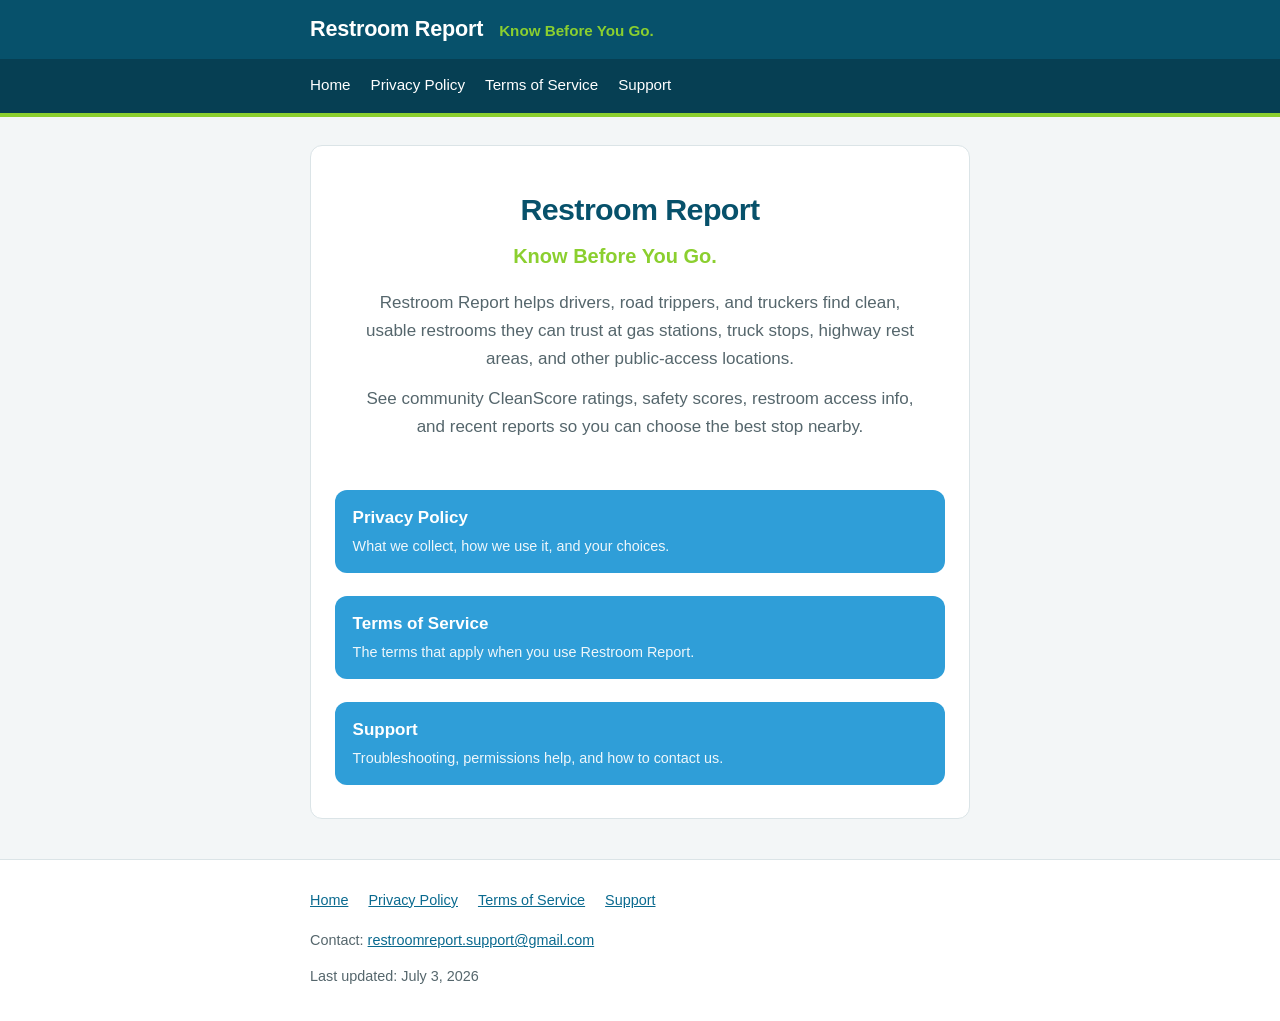
<file: index.html>
<!-- Served at: https://truesolutionsllc.github.io/RestroomReport-Site/ -->
<!DOCTYPE html>
<html lang="en">
<head>
  <meta charset="utf-8">
  <meta name="viewport" content="width=device-width, initial-scale=1">
  <title>Restroom Report — Know Before You Go.</title>
  <meta name="description" content="Restroom Report helps travelers find clean, usable restrooms at gas stations, truck stops, rest areas, and other public-access locations using community ratings.">
  <link rel="stylesheet" href="styles.css">
</head>
<body>
  <header class="site-header">
    <div class="header-inner">
      <h1 class="brand"><a href="index.html">Restroom Report</a></h1>
      <p class="tagline">Know Before You Go.</p>
    </div>
    <nav class="site-nav" aria-label="Primary">
      <ul>
        <li><a href="index.html">Home</a></li>
        <li><a href="privacy.html">Privacy Policy</a></li>
        <li><a href="terms.html">Terms of Service</a></li>
        <li><a href="support.html">Support</a></li>
      </ul>
    </nav>
  </header>

  <main>
    <div class="content">
      <section class="hero">
        <h1>Restroom Report</h1>
        <p class="hero-tagline">Know Before You Go.</p>
        <p>
          Restroom Report helps drivers, road trippers, and truckers find clean,
          usable restrooms they can trust at gas stations, truck stops, highway
          rest areas, and other public-access locations.
        </p>
        <p>
          See community CleanScore ratings, safety scores, restroom access info,
          and recent reports so you can choose the best stop nearby.
        </p>
      </section>

      <section aria-label="Legal and support pages">
        <ul class="card-links">
          <li>
            <a href="privacy.html">
              Privacy Policy
              <span class="card-desc">What we collect, how we use it, and your choices.</span>
            </a>
          </li>
          <li>
            <a href="terms.html">
              Terms of Service
              <span class="card-desc">The terms that apply when you use Restroom Report.</span>
            </a>
          </li>
          <li>
            <a href="support.html">
              Support
              <span class="card-desc">Troubleshooting, permissions help, and how to contact us.</span>
            </a>
          </li>
        </ul>
      </section>
    </div>
  </main>

  <footer class="site-footer">
    <div class="footer-inner">
      <nav aria-label="Footer">
        <ul>
          <li><a href="index.html">Home</a></li>
          <li><a href="privacy.html">Privacy Policy</a></li>
          <li><a href="terms.html">Terms of Service</a></li>
          <li><a href="support.html">Support</a></li>
        </ul>
      </nav>
      <p>Contact: <a href="mailto:restroomreport.support@gmail.com">restroomreport.support@gmail.com</a></p>
      <p class="updated">Last updated: July 3, 2026</p>
    </div>
  </footer>
</body>
</html>
</file>
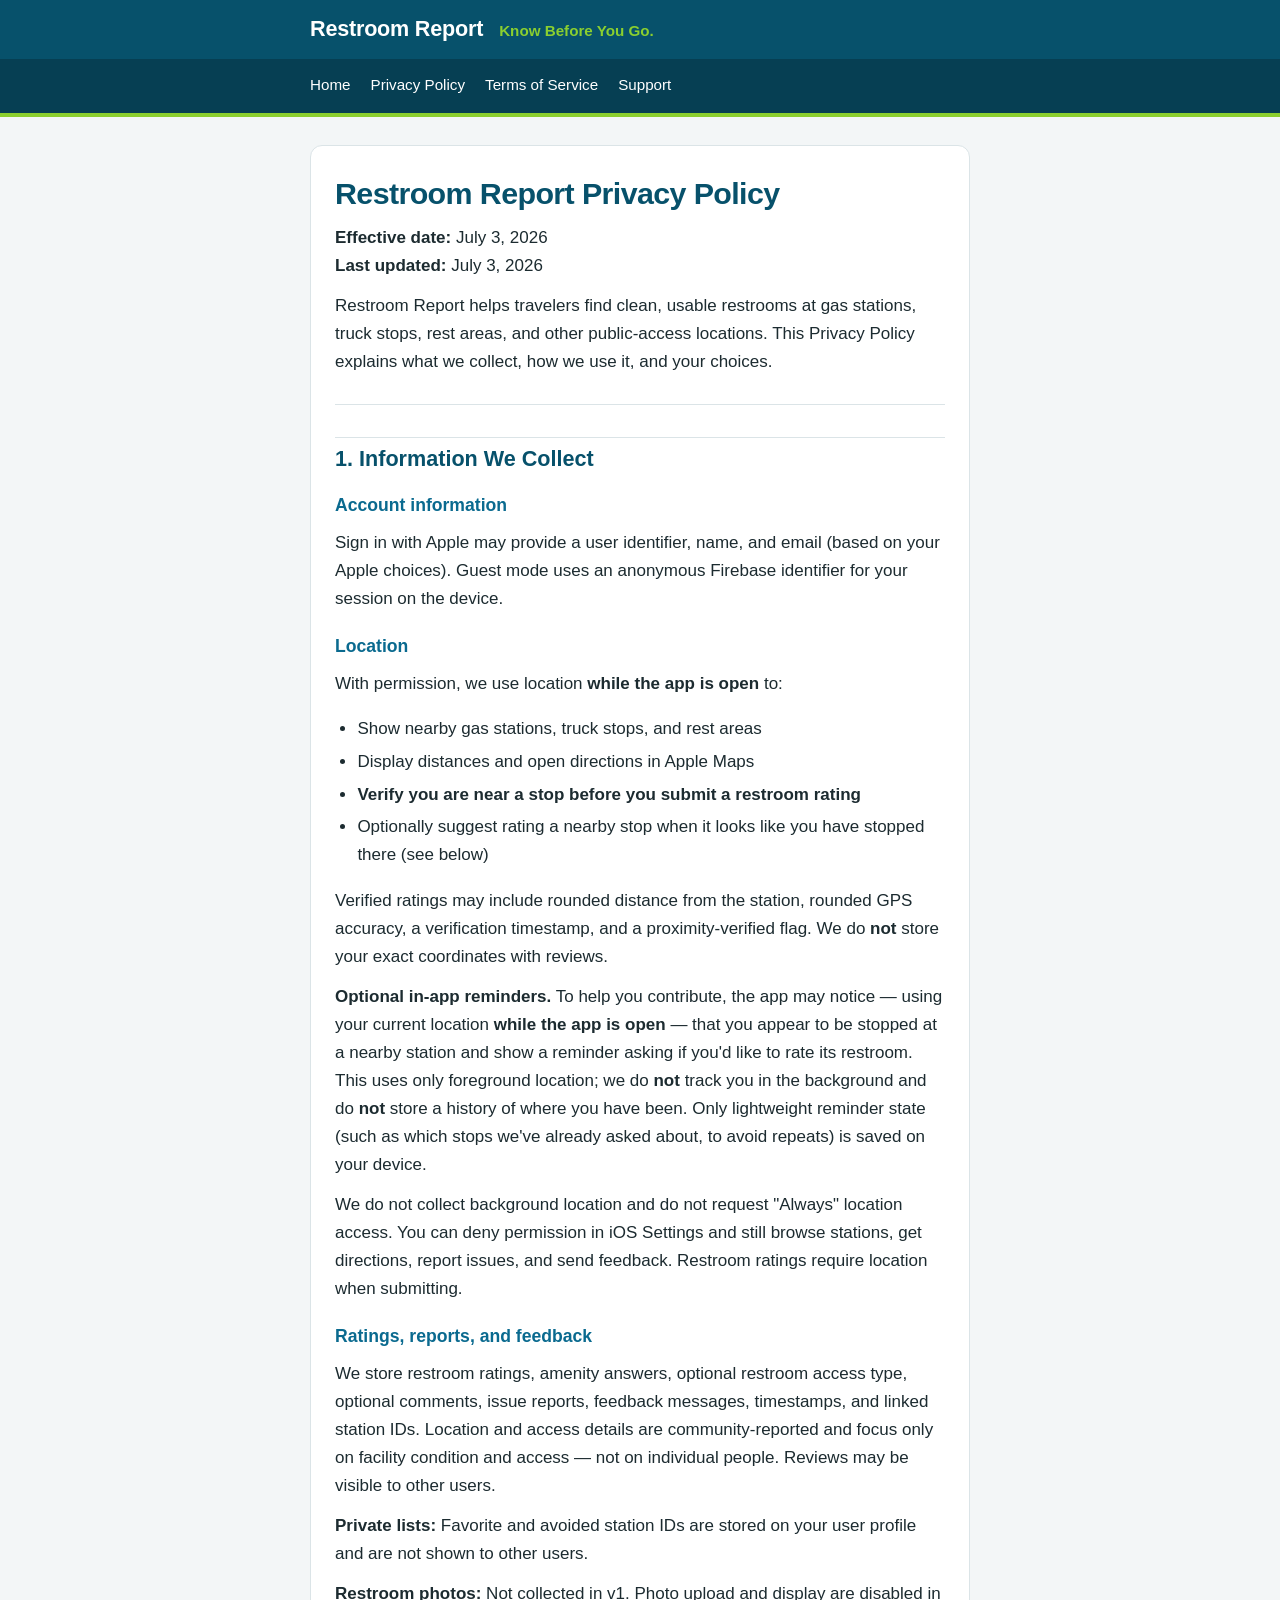
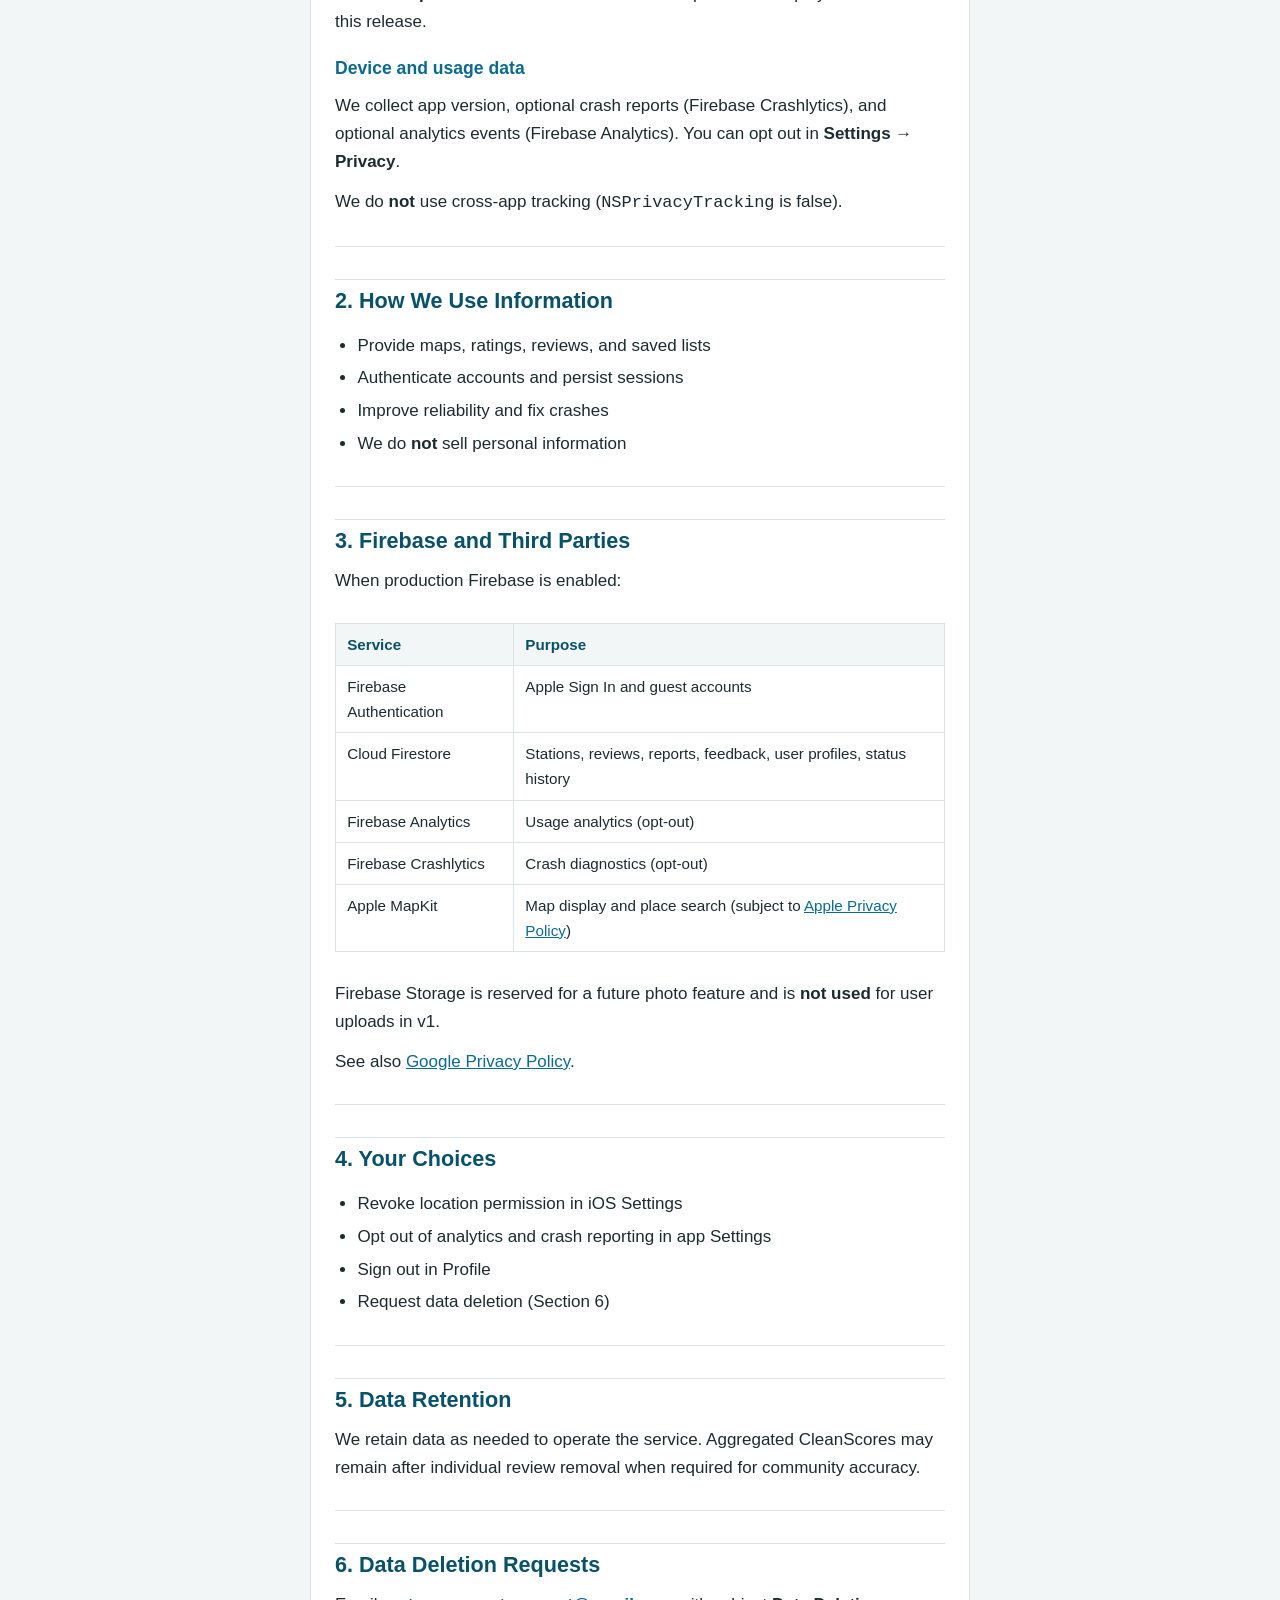
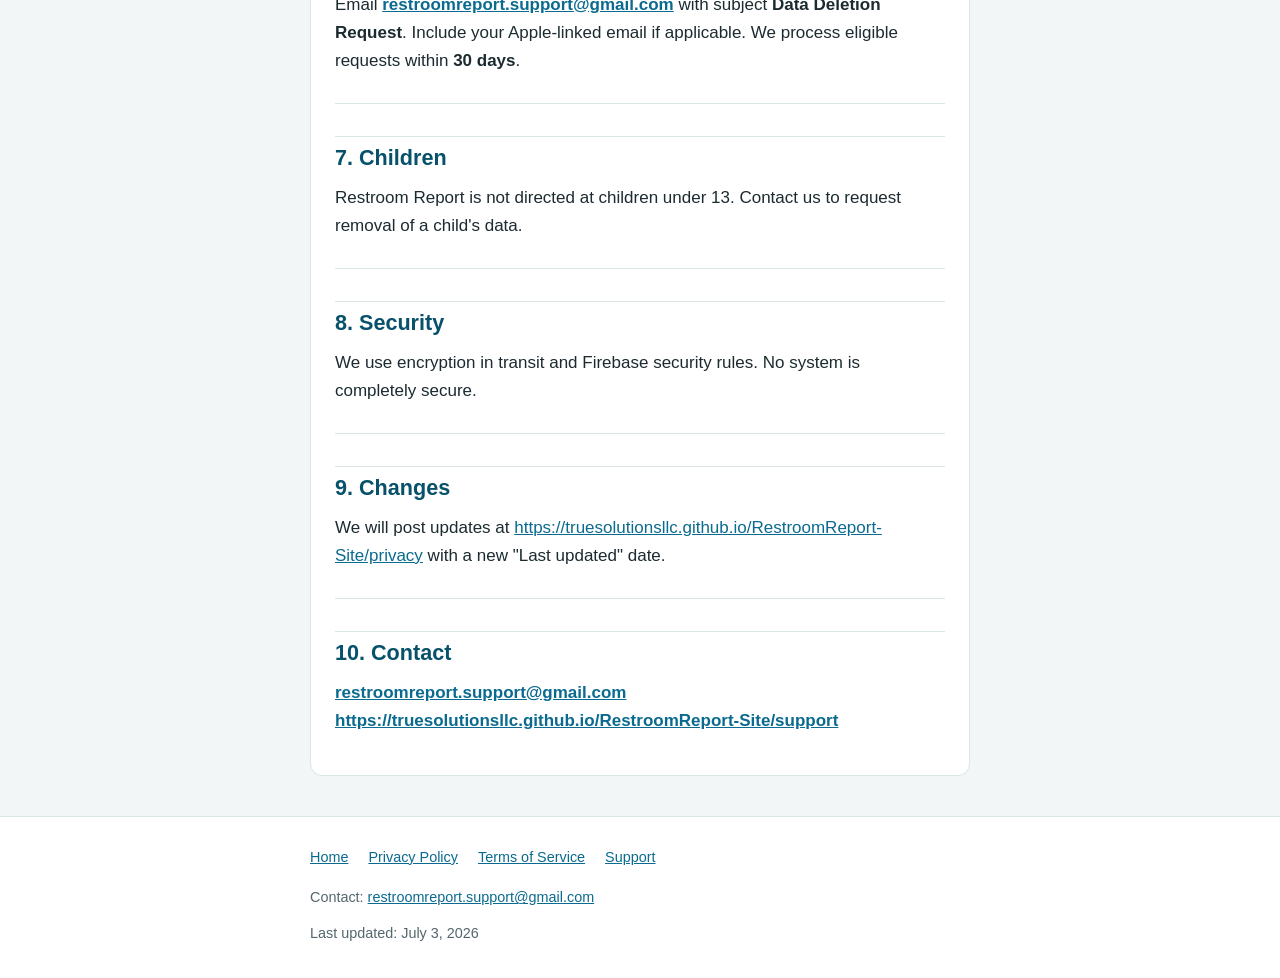
<file: privacy.html>
<!-- Served at: https://truesolutionsllc.github.io/RestroomReport-Site/privacy -->
<!DOCTYPE html>
<html lang="en">
<head>
  <meta charset="utf-8">
  <meta name="viewport" content="width=device-width, initial-scale=1">
  <title>Privacy Policy — Restroom Report</title>
  <meta name="description" content="Restroom Report Privacy Policy: what information we collect, how we use it, third parties, your choices, data retention, and deletion requests.">
  <link rel="stylesheet" href="styles.css">
</head>
<body>
  <header class="site-header">
    <div class="header-inner">
      <h1 class="brand"><a href="index.html">Restroom Report</a></h1>
      <p class="tagline">Know Before You Go.</p>
    </div>
    <nav class="site-nav" aria-label="Primary">
      <ul>
        <li><a href="index.html">Home</a></li>
        <li><a href="privacy.html">Privacy Policy</a></li>
        <li><a href="terms.html">Terms of Service</a></li>
        <li><a href="support.html">Support</a></li>
      </ul>
    </nav>
  </header>

  <main>
    <article class="content">
      <h1>Restroom Report Privacy Policy</h1>

      <p><strong>Effective date:</strong> July 3, 2026<br>
      <strong>Last updated:</strong> July 3, 2026</p>

      <p>Restroom Report helps travelers find clean, usable restrooms at gas stations, truck stops, rest areas, and other public-access locations. This Privacy Policy explains what we collect, how we use it, and your choices.</p>

      <hr>

      <h2>1. Information We Collect</h2>

      <h3>Account information</h3>

      <p>Sign in with Apple may provide a user identifier, name, and email (based on your Apple choices). Guest mode uses an anonymous Firebase identifier for your session on the device.</p>

      <h3>Location</h3>

      <p>With permission, we use location <strong>while the app is open</strong> to:</p>

      <ul>
        <li>Show nearby gas stations, truck stops, and rest areas</li>
        <li>Display distances and open directions in Apple Maps</li>
        <li><strong>Verify you are near a stop before you submit a restroom rating</strong></li>
        <li>Optionally suggest rating a nearby stop when it looks like you have stopped there (see below)</li>
      </ul>

      <p>Verified ratings may include rounded distance from the station, rounded GPS accuracy, a verification timestamp, and a proximity-verified flag. We do <strong>not</strong> store your exact coordinates with reviews.</p>

      <p><strong>Optional in-app reminders.</strong> To help you contribute, the app may notice — using your current location <strong>while the app is open</strong> — that you appear to be stopped at a nearby station and show a reminder asking if you'd like to rate its restroom. This uses only foreground location; we do <strong>not</strong> track you in the background and do <strong>not</strong> store a history of where you have been. Only lightweight reminder state (such as which stops we've already asked about, to avoid repeats) is saved on your device.</p>

      <p>We do not collect background location and do not request "Always" location access. You can deny permission in iOS Settings and still browse stations, get directions, report issues, and send feedback. Restroom ratings require location when submitting.</p>

      <h3>Ratings, reports, and feedback</h3>

      <p>We store restroom ratings, amenity answers, optional restroom access type, optional comments, issue reports, feedback messages, timestamps, and linked station IDs. Location and access details are community-reported and focus only on facility condition and access — not on individual people. Reviews may be visible to other users.</p>

      <p><strong>Private lists:</strong> Favorite and avoided station IDs are stored on your user profile and are not shown to other users.</p>

      <p><strong>Restroom photos:</strong> Not collected in v1. Photo upload and display are disabled in this release.</p>

      <h3>Device and usage data</h3>

      <p>We collect app version, optional crash reports (Firebase Crashlytics), and optional analytics events (Firebase Analytics). You can opt out in <strong>Settings → Privacy</strong>.</p>

      <p>We do <strong>not</strong> use cross-app tracking (<code>NSPrivacyTracking</code> is false).</p>

      <hr>

      <h2>2. How We Use Information</h2>

      <ul>
        <li>Provide maps, ratings, reviews, and saved lists</li>
        <li>Authenticate accounts and persist sessions</li>
        <li>Improve reliability and fix crashes</li>
        <li>We do <strong>not</strong> sell personal information</li>
      </ul>

      <hr>

      <h2>3. Firebase and Third Parties</h2>

      <p>When production Firebase is enabled:</p>

      <div class="table-wrap">
        <table>
          <thead>
            <tr>
              <th>Service</th>
              <th>Purpose</th>
            </tr>
          </thead>
          <tbody>
            <tr>
              <td>Firebase Authentication</td>
              <td>Apple Sign In and guest accounts</td>
            </tr>
            <tr>
              <td>Cloud Firestore</td>
              <td>Stations, reviews, reports, feedback, user profiles, status history</td>
            </tr>
            <tr>
              <td>Firebase Analytics</td>
              <td>Usage analytics (opt-out)</td>
            </tr>
            <tr>
              <td>Firebase Crashlytics</td>
              <td>Crash diagnostics (opt-out)</td>
            </tr>
            <tr>
              <td>Apple MapKit</td>
              <td>Map display and place search (subject to <a href="https://www.apple.com/legal/privacy/">Apple Privacy Policy</a>)</td>
            </tr>
          </tbody>
        </table>
      </div>

      <p>Firebase Storage is reserved for a future photo feature and is <strong>not used</strong> for user uploads in v1.</p>

      <p>See also <a href="https://policies.google.com/privacy">Google Privacy Policy</a>.</p>

      <hr>

      <h2>4. Your Choices</h2>

      <ul>
        <li>Revoke location permission in iOS Settings</li>
        <li>Opt out of analytics and crash reporting in app Settings</li>
        <li>Sign out in Profile</li>
        <li>Request data deletion (Section 6)</li>
      </ul>

      <hr>

      <h2>5. Data Retention</h2>

      <p>We retain data as needed to operate the service. Aggregated CleanScores may remain after individual review removal when required for community accuracy.</p>

      <hr>

      <h2>6. Data Deletion Requests</h2>

      <p>Email <strong><a href="mailto:restroomreport.support@gmail.com">restroomreport.support@gmail.com</a></strong> with subject <strong>Data Deletion Request</strong>. Include your Apple-linked email if applicable. We process eligible requests within <strong>30 days</strong>.</p>

      <hr>

      <h2>7. Children</h2>

      <p>Restroom Report is not directed at children under 13. Contact us to request removal of a child's data.</p>

      <hr>

      <h2>8. Security</h2>

      <p>We use encryption in transit and Firebase security rules. No system is completely secure.</p>

      <hr>

      <h2>9. Changes</h2>

      <p>We will post updates at <a href="https://truesolutionsllc.github.io/RestroomReport-Site/privacy">https://truesolutionsllc.github.io/RestroomReport-Site/privacy</a> with a new "Last updated" date.</p>

      <hr>

      <h2>10. Contact</h2>

      <p><strong><a href="mailto:restroomreport.support@gmail.com">restroomreport.support@gmail.com</a></strong><br>
      <strong><a href="support.html">https://truesolutionsllc.github.io/RestroomReport-Site/support</a></strong></p>
    </article>
  </main>

  <footer class="site-footer">
    <div class="footer-inner">
      <nav aria-label="Footer">
        <ul>
          <li><a href="index.html">Home</a></li>
          <li><a href="privacy.html">Privacy Policy</a></li>
          <li><a href="terms.html">Terms of Service</a></li>
          <li><a href="support.html">Support</a></li>
        </ul>
      </nav>
      <p>Contact: <a href="mailto:restroomreport.support@gmail.com">restroomreport.support@gmail.com</a></p>
      <p class="updated">Last updated: July 3, 2026</p>
    </div>
  </footer>
</body>
</html>
</file>
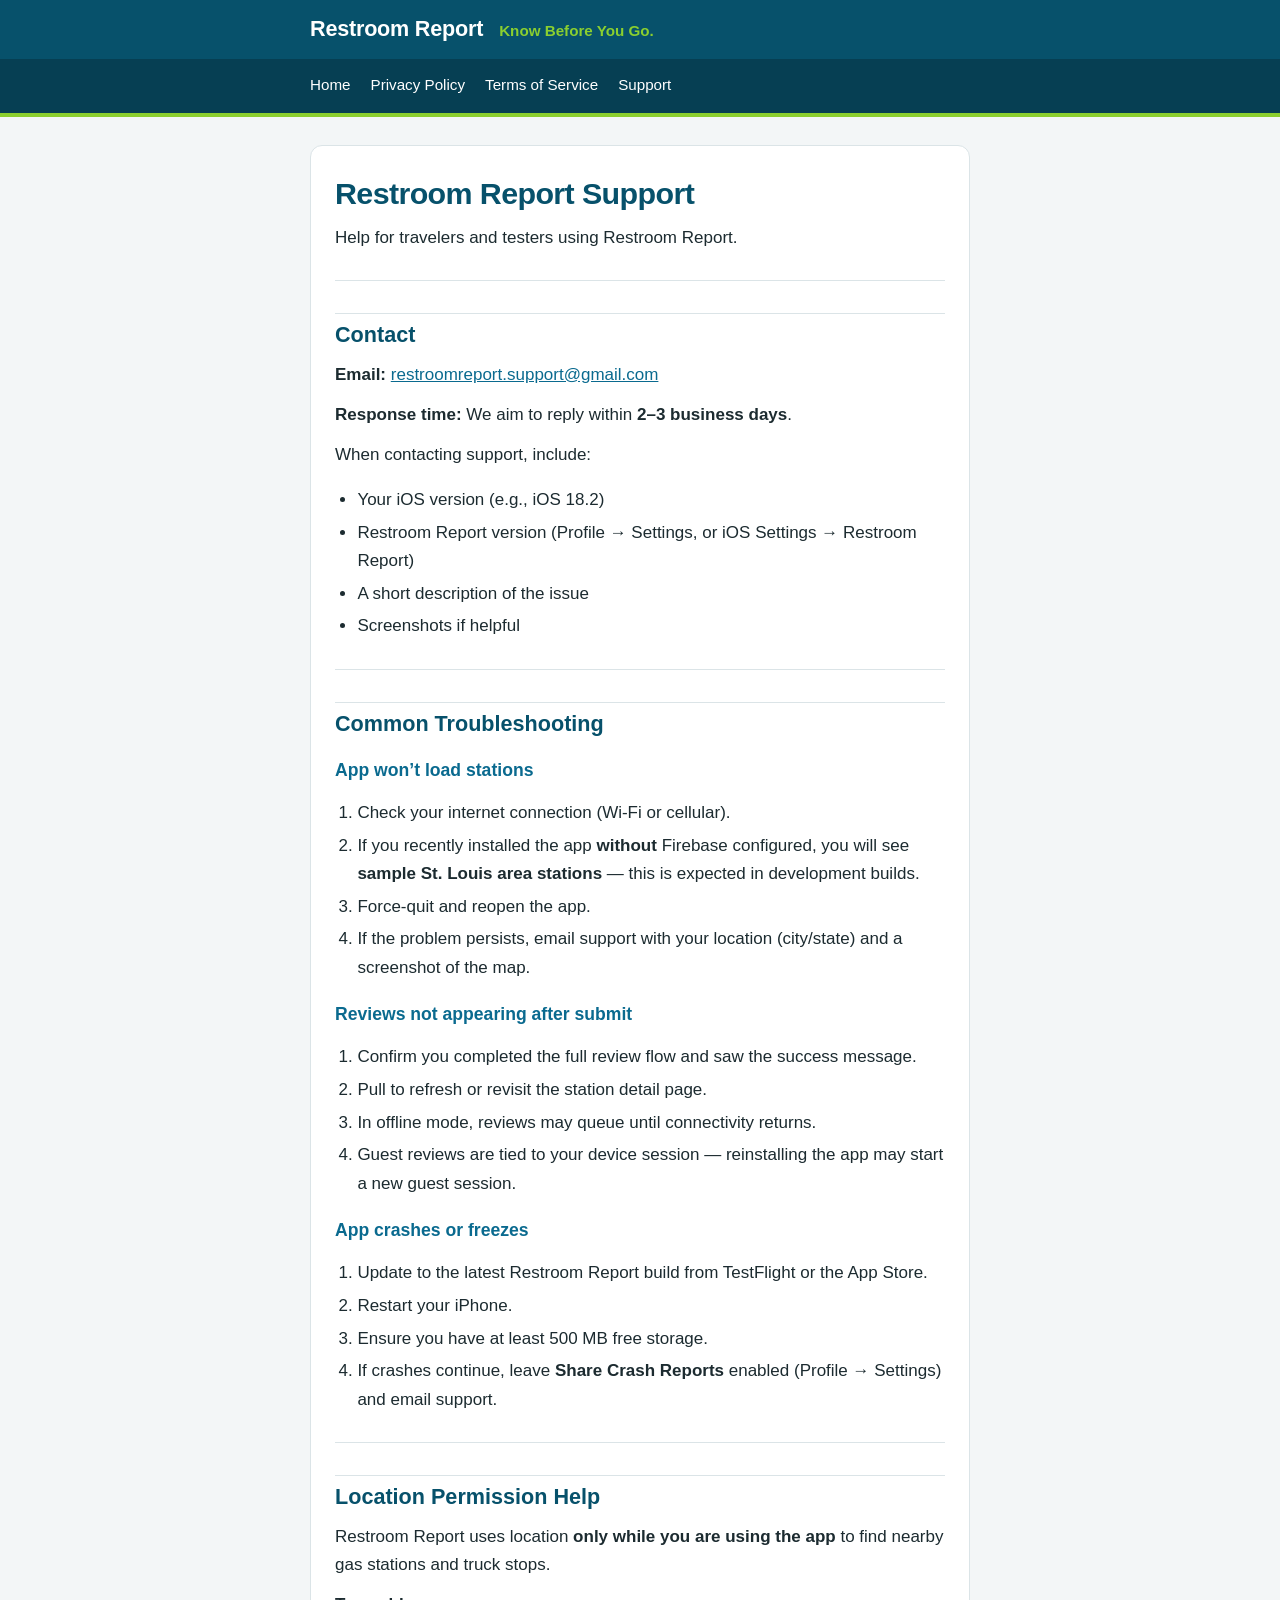
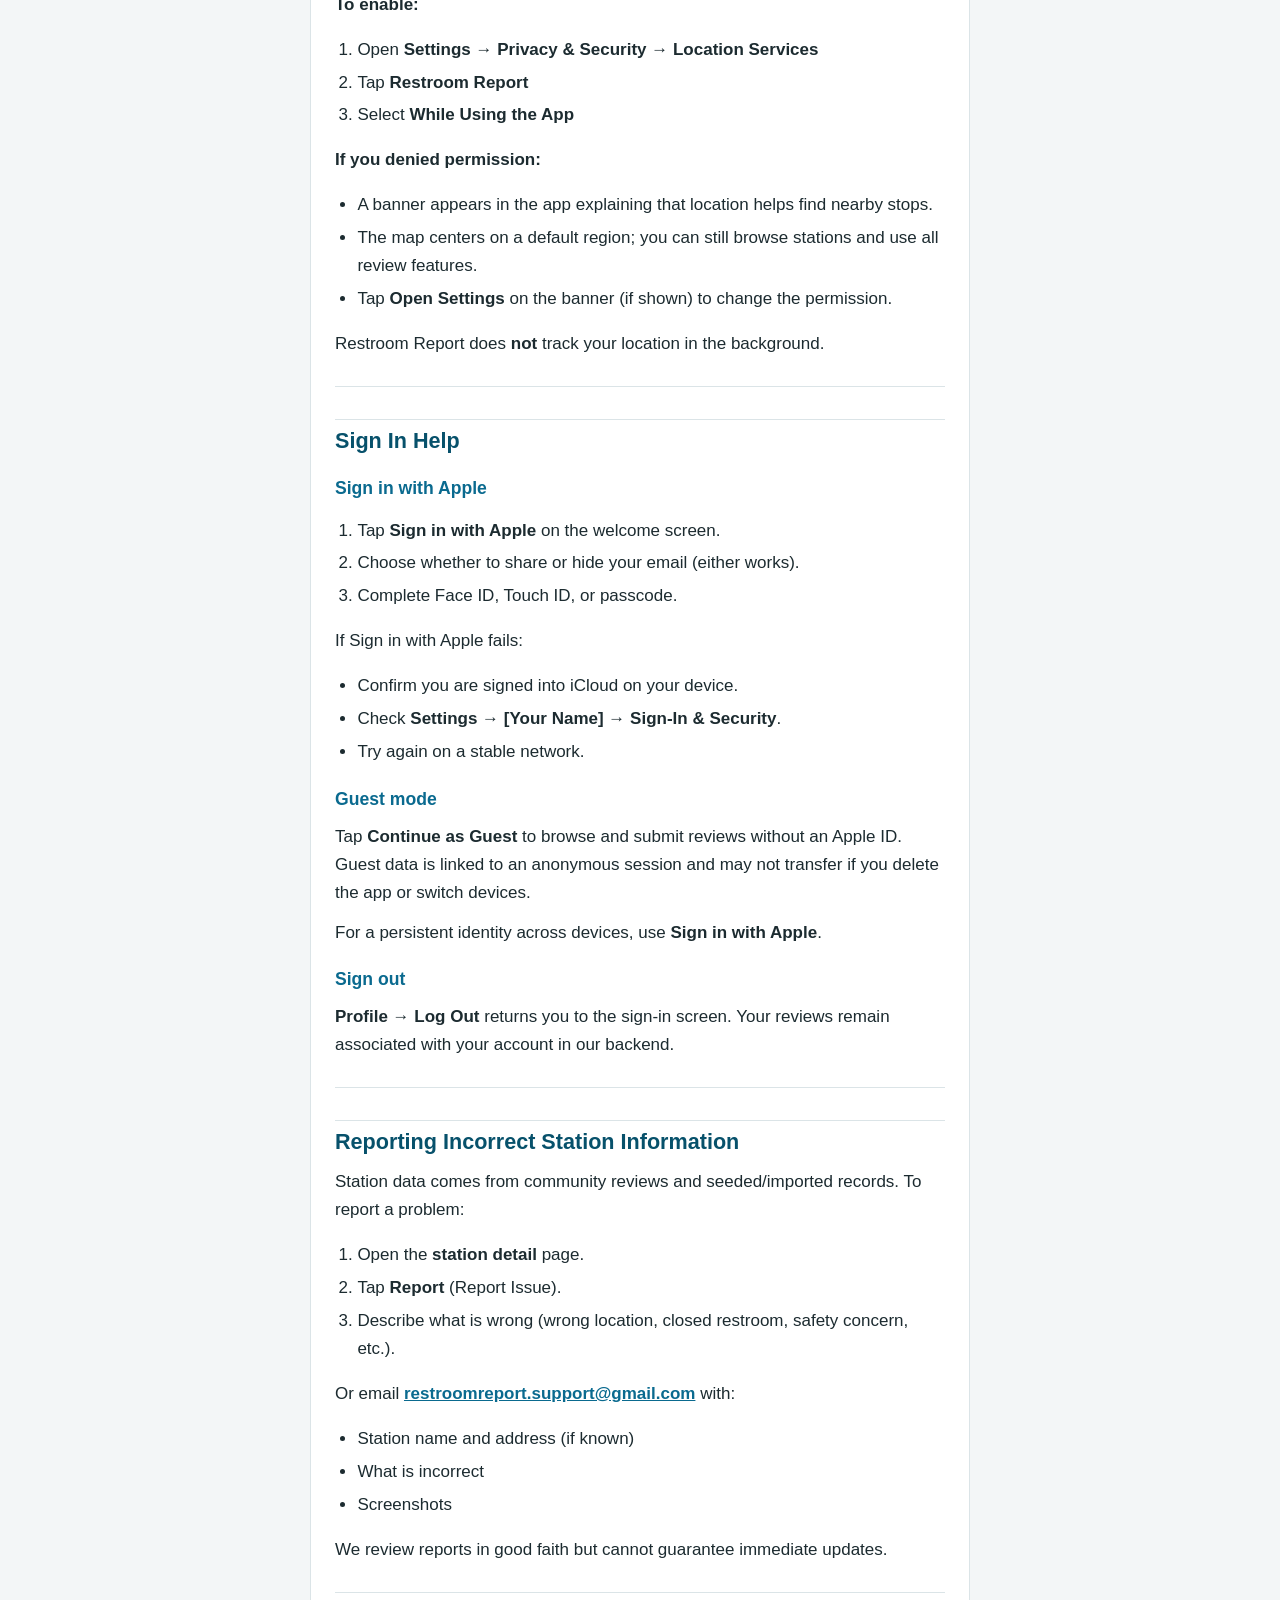
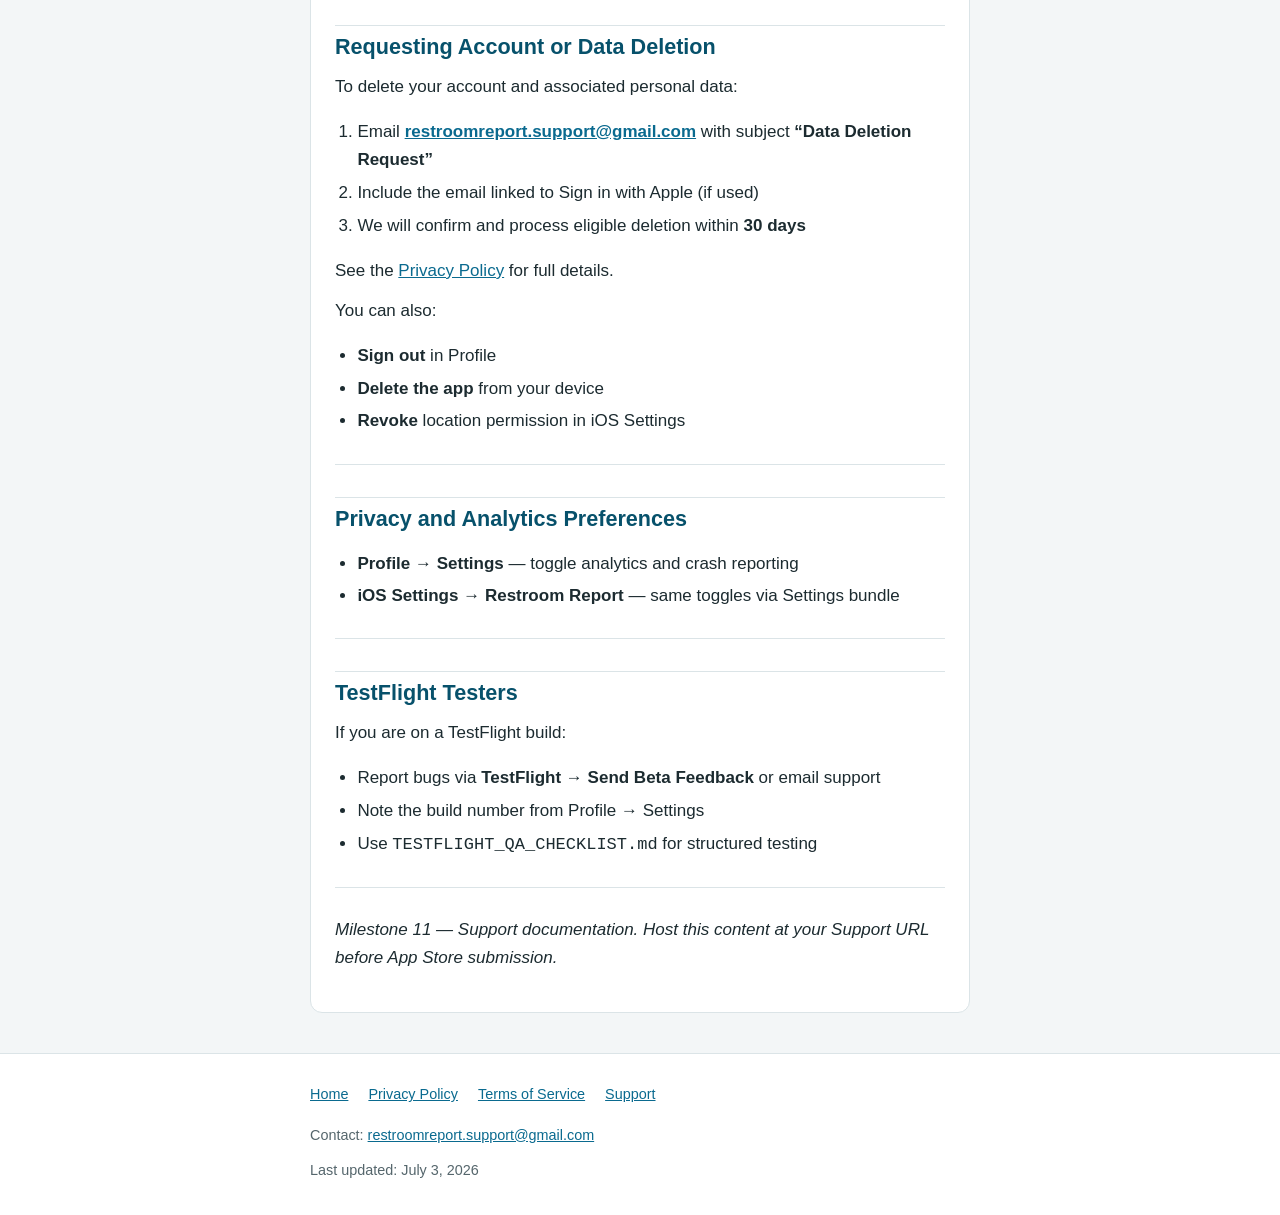
<file: support.html>
<!-- Served at: https://truesolutionsllc.github.io/RestroomReport-Site/support -->
<!DOCTYPE html>
<html lang="en">
<head>
  <meta charset="utf-8">
  <meta name="viewport" content="width=device-width, initial-scale=1">
  <title>Support — Restroom Report</title>
  <meta name="description" content="Restroom Report support: contact info, troubleshooting, location permission help, sign in help, reporting station data, and data deletion.">
  <link rel="stylesheet" href="styles.css">
</head>
<body>
  <header class="site-header">
    <div class="header-inner">
      <h1 class="brand"><a href="index.html">Restroom Report</a></h1>
      <p class="tagline">Know Before You Go.</p>
    </div>
    <nav class="site-nav" aria-label="Primary">
      <ul>
        <li><a href="index.html">Home</a></li>
        <li><a href="privacy.html">Privacy Policy</a></li>
        <li><a href="terms.html">Terms of Service</a></li>
        <li><a href="support.html">Support</a></li>
      </ul>
    </nav>
  </header>

  <main>
    <article class="content">
      <h1>Restroom Report Support</h1>

      <p>Help for travelers and testers using Restroom Report.</p>

      <hr>

      <h2>Contact</h2>

      <p><strong>Email:</strong> <a href="mailto:restroomreport.support@gmail.com">restroomreport.support@gmail.com</a></p>

      <p><strong>Response time:</strong> We aim to reply within <strong>2–3 business days</strong>.</p>

      <p>When contacting support, include:</p>

      <ul>
        <li>Your iOS version (e.g., iOS 18.2)</li>
        <li>Restroom Report version (Profile → Settings, or iOS Settings → Restroom Report)</li>
        <li>A short description of the issue</li>
        <li>Screenshots if helpful</li>
      </ul>

      <hr>

      <h2>Common Troubleshooting</h2>

      <h3>App won’t load stations</h3>

      <ol>
        <li>Check your internet connection (Wi‑Fi or cellular).</li>
        <li>If you recently installed the app <strong>without</strong> Firebase configured, you will see <strong>sample St. Louis area stations</strong> — this is expected in development builds.</li>
        <li>Force-quit and reopen the app.</li>
        <li>If the problem persists, email support with your location (city/state) and a screenshot of the map.</li>
      </ol>

      <h3>Reviews not appearing after submit</h3>

      <ol>
        <li>Confirm you completed the full review flow and saw the success message.</li>
        <li>Pull to refresh or revisit the station detail page.</li>
        <li>In offline mode, reviews may queue until connectivity returns.</li>
        <li>Guest reviews are tied to your device session — reinstalling the app may start a new guest session.</li>
      </ol>

      <h3>App crashes or freezes</h3>

      <ol>
        <li>Update to the latest Restroom Report build from TestFlight or the App Store.</li>
        <li>Restart your iPhone.</li>
        <li>Ensure you have at least 500 MB free storage.</li>
        <li>If crashes continue, leave <strong>Share Crash Reports</strong> enabled (Profile → Settings) and email support.</li>
      </ol>

      <hr>

      <h2>Location Permission Help</h2>

      <p>Restroom Report uses location <strong>only while you are using the app</strong> to find nearby gas stations and truck stops.</p>

      <p><strong>To enable:</strong></p>
      <ol>
        <li>Open <strong>Settings → Privacy &amp; Security → Location Services</strong></li>
        <li>Tap <strong>Restroom Report</strong></li>
        <li>Select <strong>While Using the App</strong></li>
      </ol>

      <p><strong>If you denied permission:</strong></p>
      <ul>
        <li>A banner appears in the app explaining that location helps find nearby stops.</li>
        <li>The map centers on a default region; you can still browse stations and use all review features.</li>
        <li>Tap <strong>Open Settings</strong> on the banner (if shown) to change the permission.</li>
      </ul>

      <p>Restroom Report does <strong>not</strong> track your location in the background.</p>

      <hr>

      <h2>Sign In Help</h2>

      <h3>Sign in with Apple</h3>

      <ol>
        <li>Tap <strong>Sign in with Apple</strong> on the welcome screen.</li>
        <li>Choose whether to share or hide your email (either works).</li>
        <li>Complete Face ID, Touch ID, or passcode.</li>
      </ol>

      <p>If Sign in with Apple fails:</p>

      <ul>
        <li>Confirm you are signed into iCloud on your device.</li>
        <li>Check <strong>Settings → [Your Name] → Sign-In &amp; Security</strong>.</li>
        <li>Try again on a stable network.</li>
      </ul>

      <h3>Guest mode</h3>

      <p>Tap <strong>Continue as Guest</strong> to browse and submit reviews without an Apple ID. Guest data is linked to an anonymous session and may not transfer if you delete the app or switch devices.</p>

      <p>For a persistent identity across devices, use <strong>Sign in with Apple</strong>.</p>

      <h3>Sign out</h3>

      <p><strong>Profile → Log Out</strong> returns you to the sign-in screen. Your reviews remain associated with your account in our backend.</p>

      <hr>

      <h2>Reporting Incorrect Station Information</h2>

      <p>Station data comes from community reviews and seeded/imported records. To report a problem:</p>

      <ol>
        <li>Open the <strong>station detail</strong> page.</li>
        <li>Tap <strong>Report</strong> (Report Issue).</li>
        <li>Describe what is wrong (wrong location, closed restroom, safety concern, etc.).</li>
      </ol>

      <p>Or email <strong><a href="mailto:restroomreport.support@gmail.com">restroomreport.support@gmail.com</a></strong> with:</p>

      <ul>
        <li>Station name and address (if known)</li>
        <li>What is incorrect</li>
        <li>Screenshots</li>
      </ul>

      <p>We review reports in good faith but cannot guarantee immediate updates.</p>

      <hr>

      <h2>Requesting Account or Data Deletion</h2>

      <p>To delete your account and associated personal data:</p>

      <ol>
        <li>Email <strong><a href="mailto:restroomreport.support@gmail.com">restroomreport.support@gmail.com</a></strong> with subject <strong>“Data Deletion Request”</strong></li>
        <li>Include the email linked to Sign in with Apple (if used)</li>
        <li>We will confirm and process eligible deletion within <strong>30 days</strong></li>
      </ol>

      <p>See the <a href="privacy.html">Privacy Policy</a> for full details.</p>

      <p>You can also:</p>

      <ul>
        <li><strong>Sign out</strong> in Profile</li>
        <li><strong>Delete the app</strong> from your device</li>
        <li><strong>Revoke</strong> location permission in iOS Settings</li>
      </ul>

      <hr>

      <h2>Privacy and Analytics Preferences</h2>

      <ul>
        <li><strong>Profile → Settings</strong> — toggle analytics and crash reporting</li>
        <li><strong>iOS Settings → Restroom Report</strong> — same toggles via Settings bundle</li>
      </ul>

      <hr>

      <h2>TestFlight Testers</h2>

      <p>If you are on a TestFlight build:</p>

      <ul>
        <li>Report bugs via <strong>TestFlight → Send Beta Feedback</strong> or email support</li>
        <li>Note the build number from Profile → Settings</li>
        <li>Use <code>TESTFLIGHT_QA_CHECKLIST.md</code> for structured testing</li>
      </ul>

      <hr>

      <p><em>Milestone 11 — Support documentation. Host this content at your Support URL before App Store submission.</em></p>
    </article>
  </main>

  <footer class="site-footer">
    <div class="footer-inner">
      <nav aria-label="Footer">
        <ul>
          <li><a href="index.html">Home</a></li>
          <li><a href="privacy.html">Privacy Policy</a></li>
          <li><a href="terms.html">Terms of Service</a></li>
          <li><a href="support.html">Support</a></li>
        </ul>
      </nav>
      <p>Contact: <a href="mailto:restroomreport.support@gmail.com">restroomreport.support@gmail.com</a></p>
      <p class="updated">Last updated: July 3, 2026</p>
    </div>
  </footer>
</body>
</html>
</file>
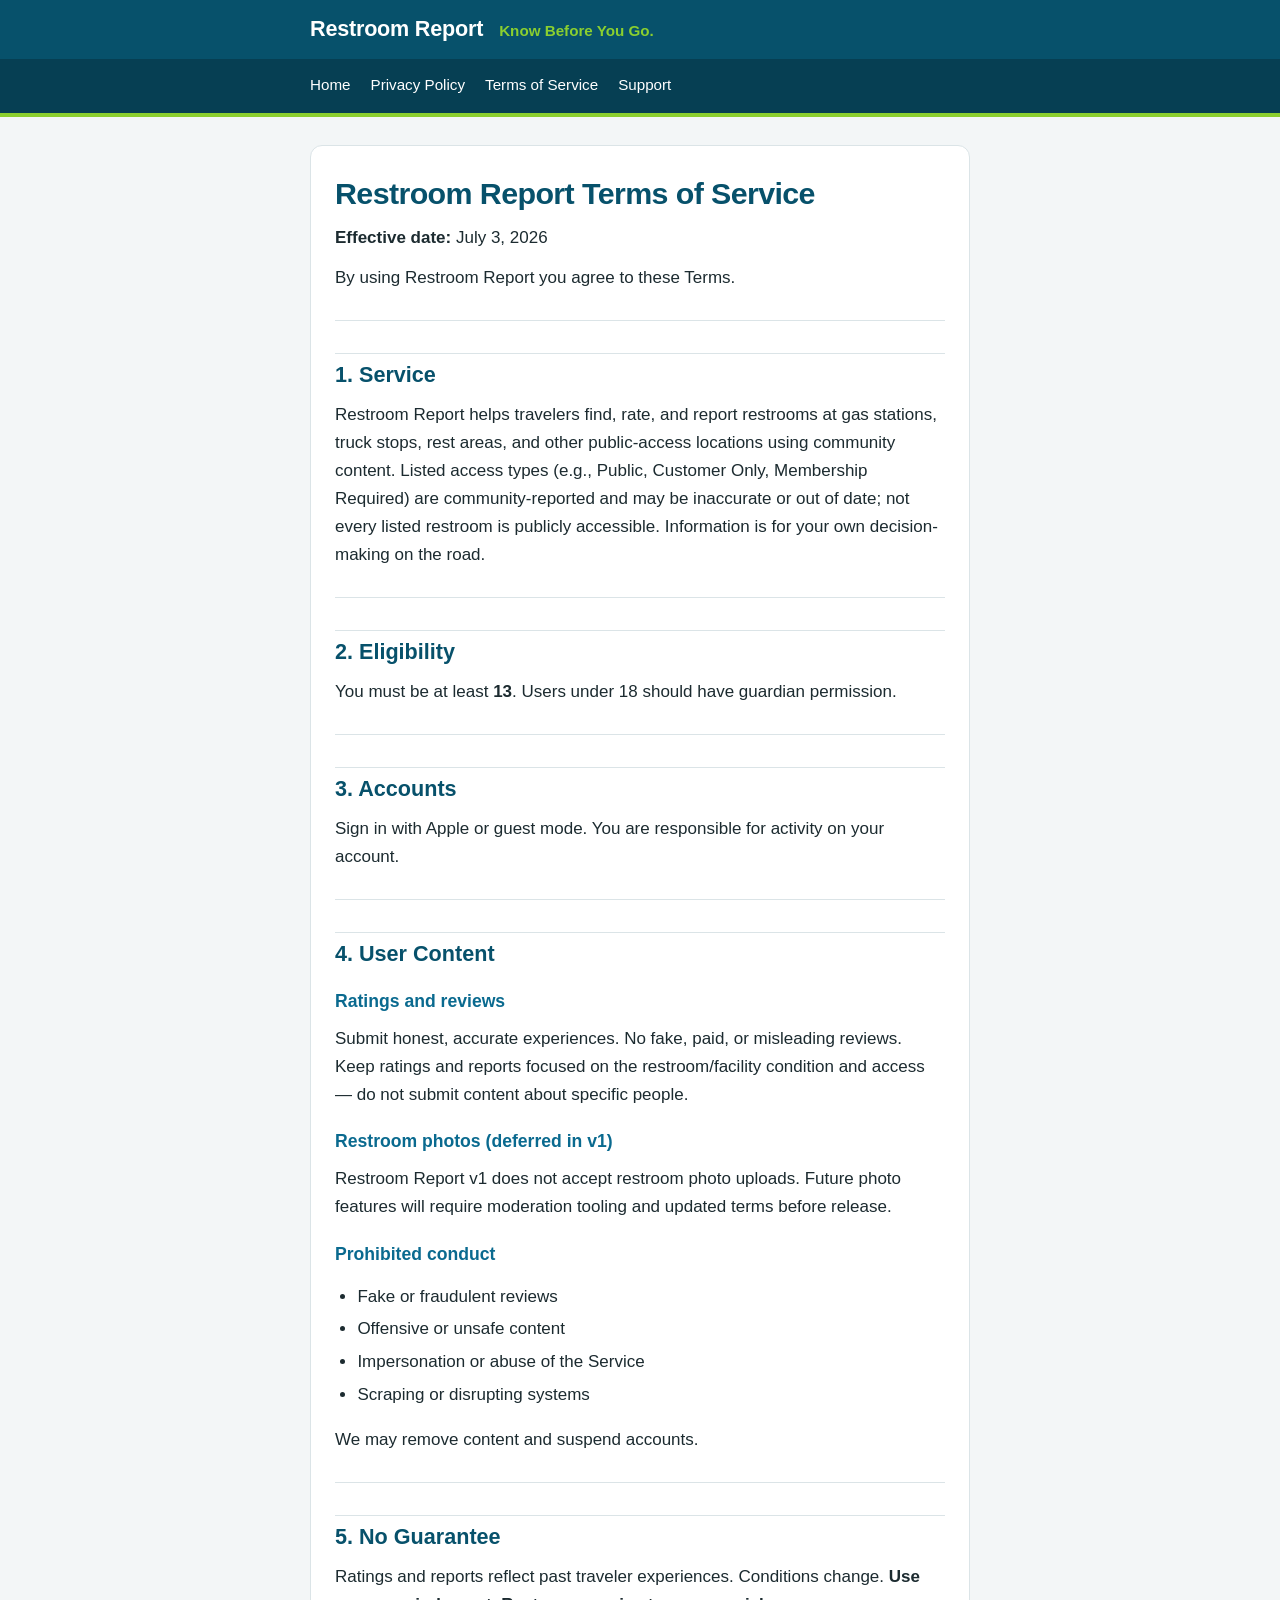
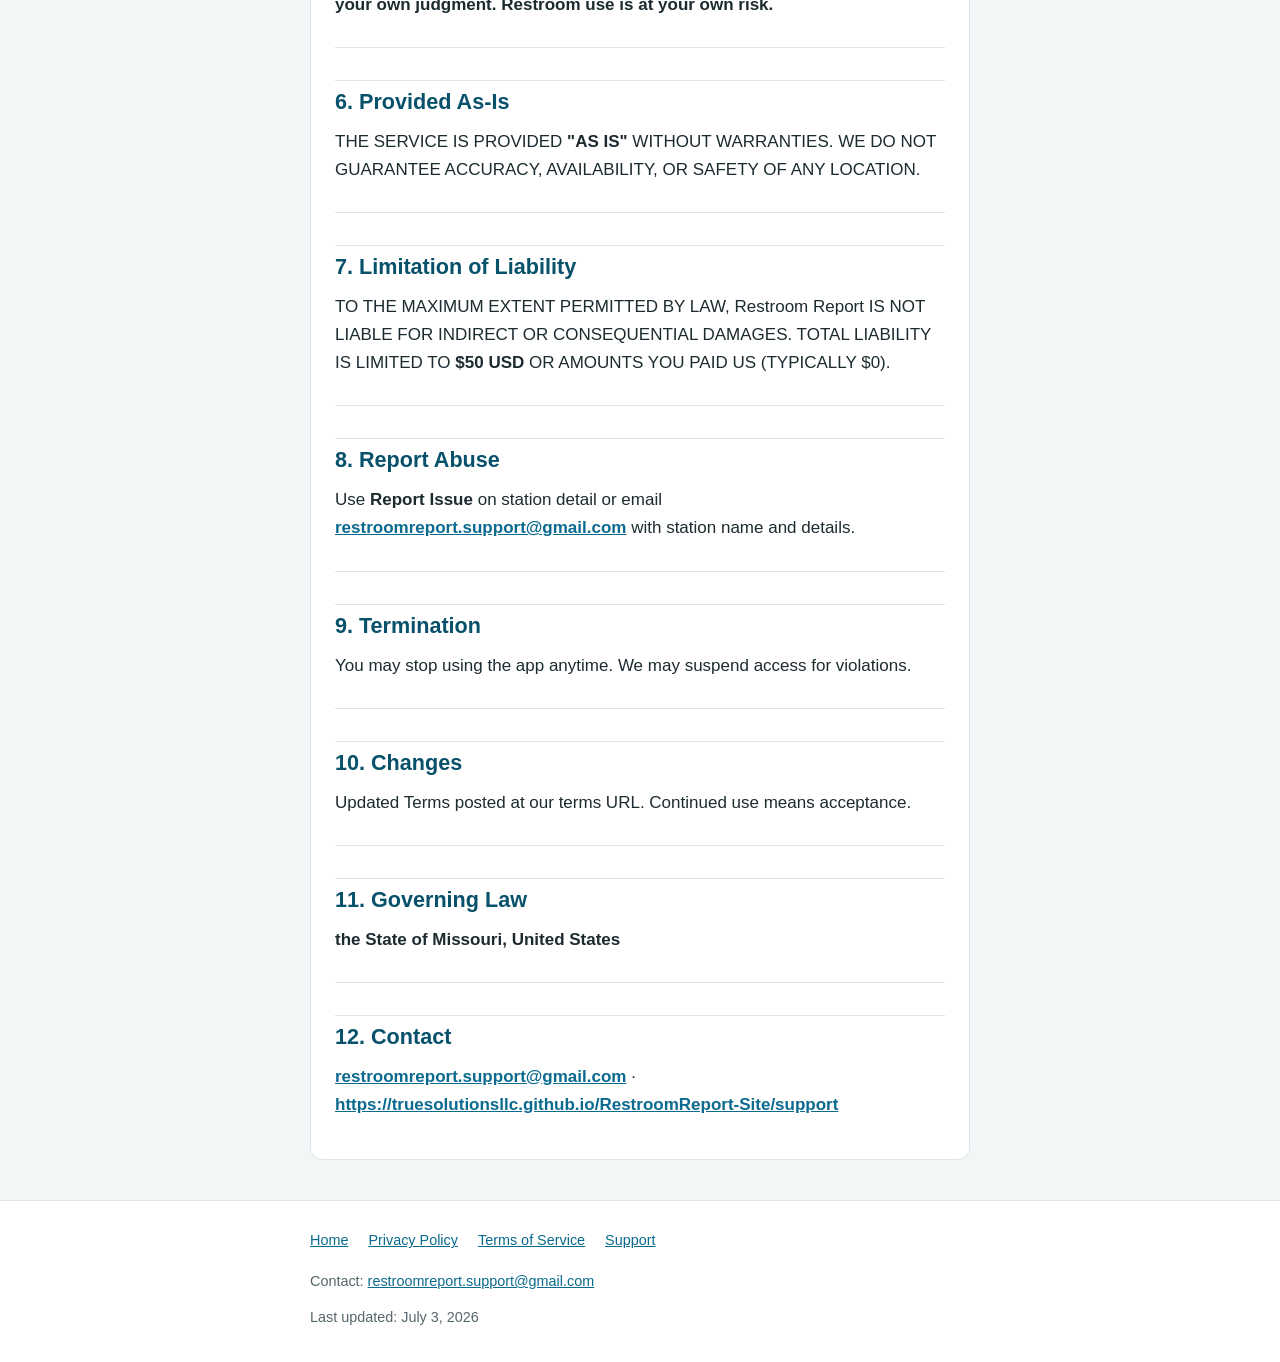
<file: terms.html>
<!-- Served at: https://truesolutionsllc.github.io/RestroomReport-Site/terms -->
<!DOCTYPE html>
<html lang="en">
<head>
  <meta charset="utf-8">
  <meta name="viewport" content="width=device-width, initial-scale=1">
  <title>Terms of Service — Restroom Report</title>
  <meta name="description" content="Restroom Report Terms of Service: eligibility, accounts, user content, no guarantee, limitation of liability, termination, and contact.">
  <link rel="stylesheet" href="styles.css">
</head>
<body>
  <header class="site-header">
    <div class="header-inner">
      <h1 class="brand"><a href="index.html">Restroom Report</a></h1>
      <p class="tagline">Know Before You Go.</p>
    </div>
    <nav class="site-nav" aria-label="Primary">
      <ul>
        <li><a href="index.html">Home</a></li>
        <li><a href="privacy.html">Privacy Policy</a></li>
        <li><a href="terms.html">Terms of Service</a></li>
        <li><a href="support.html">Support</a></li>
      </ul>
    </nav>
  </header>

  <main>
    <article class="content">
      <h1>Restroom Report Terms of Service</h1>

      <p><strong>Effective date:</strong> July 3, 2026</p>

      <p>By using Restroom Report you agree to these Terms.</p>

      <hr>

      <h2>1. Service</h2>

      <p>Restroom Report helps travelers find, rate, and report restrooms at gas stations, truck stops, rest areas, and other public-access locations using community content. Listed access types (e.g., Public, Customer Only, Membership Required) are community-reported and may be inaccurate or out of date; not every listed restroom is publicly accessible. Information is for your own decision-making on the road.</p>

      <hr>

      <h2>2. Eligibility</h2>

      <p>You must be at least <strong>13</strong>. Users under 18 should have guardian permission.</p>

      <hr>

      <h2>3. Accounts</h2>

      <p>Sign in with Apple or guest mode. You are responsible for activity on your account.</p>

      <hr>

      <h2>4. User Content</h2>

      <h3>Ratings and reviews</h3>

      <p>Submit honest, accurate experiences. No fake, paid, or misleading reviews. Keep ratings and reports focused on the restroom/facility condition and access — do not submit content about specific people.</p>

      <h3>Restroom photos (deferred in v1)</h3>

      <p>Restroom Report v1 does not accept restroom photo uploads. Future photo features will require moderation tooling and updated terms before release.</p>

      <h3>Prohibited conduct</h3>

      <ul>
        <li>Fake or fraudulent reviews</li>
        <li>Offensive or unsafe content</li>
        <li>Impersonation or abuse of the Service</li>
        <li>Scraping or disrupting systems</li>
      </ul>

      <p>We may remove content and suspend accounts.</p>

      <hr>

      <h2>5. No Guarantee</h2>

      <p>Ratings and reports reflect past traveler experiences. Conditions change. <strong>Use your own judgment. Restroom use is at your own risk.</strong></p>

      <hr>

      <h2>6. Provided As-Is</h2>

      <p>THE SERVICE IS PROVIDED <strong>"AS IS"</strong> WITHOUT WARRANTIES. WE DO NOT GUARANTEE ACCURACY, AVAILABILITY, OR SAFETY OF ANY LOCATION.</p>

      <hr>

      <h2>7. Limitation of Liability</h2>

      <p>TO THE MAXIMUM EXTENT PERMITTED BY LAW, Restroom Report IS NOT LIABLE FOR INDIRECT OR CONSEQUENTIAL DAMAGES. TOTAL LIABILITY IS LIMITED TO <strong>$50 USD</strong> OR AMOUNTS YOU PAID US (TYPICALLY $0).</p>

      <hr>

      <h2>8. Report Abuse</h2>

      <p>Use <strong>Report Issue</strong> on station detail or email <strong><a href="mailto:restroomreport.support@gmail.com">restroomreport.support@gmail.com</a></strong> with station name and details.</p>

      <hr>

      <h2>9. Termination</h2>

      <p>You may stop using the app anytime. We may suspend access for violations.</p>

      <hr>

      <h2>10. Changes</h2>

      <p>Updated Terms posted at our terms URL. Continued use means acceptance.</p>

      <hr>

      <h2>11. Governing Law</h2>

      <p><strong>the State of Missouri, United States</strong></p>

      <hr>

      <h2>12. Contact</h2>

      <p><strong><a href="mailto:restroomreport.support@gmail.com">restroomreport.support@gmail.com</a></strong> · <strong><a href="support.html">https://truesolutionsllc.github.io/RestroomReport-Site/support</a></strong></p>
    </article>
  </main>

  <footer class="site-footer">
    <div class="footer-inner">
      <nav aria-label="Footer">
        <ul>
          <li><a href="index.html">Home</a></li>
          <li><a href="privacy.html">Privacy Policy</a></li>
          <li><a href="terms.html">Terms of Service</a></li>
          <li><a href="support.html">Support</a></li>
        </ul>
      </nav>
      <p>Contact: <a href="mailto:restroomreport.support@gmail.com">restroomreport.support@gmail.com</a></p>
      <p class="updated">Last updated: July 3, 2026</p>
    </div>
  </footer>
</body>
</html>
</file>
<file: styles.css>
/* Restroom Report — shared stylesheet */

:root {
  --brand-blue: #07516B;      /* Deep teal blue — navigation / brand */
  --brand-green: #8BCF2F;     /* Clean green — accents / positive */
  --accent-sky: #2F9ED8;      /* Sky blue — links / interactive */
  --accent-amber: #F2B84B;    /* Caution */
  --accent-coral: #D95A4E;    /* Alert / avoid */
  --neutral-gray: #F3F6F7;    /* Grouped backgrounds */
  --white: #ffffff;

  --text: #1c2b30;
  --text-muted: #55666c;
  --border: #dbe4e7;
  --link: #0a6a8f;
  --link-hover: #07516B;

  --max-width: 700px;
  --radius: 12px;
}

* {
  box-sizing: border-box;
}

html {
  -webkit-text-size-adjust: 100%;
}

body {
  margin: 0;
  font-family: -apple-system, BlinkMacSystemFont, "Segoe UI", Roboto, Helvetica,
    Arial, sans-serif, "Apple Color Emoji", "Segoe UI Emoji";
  font-size: 17px;
  line-height: 1.65;
  color: var(--text);
  background: var(--neutral-gray);
  -webkit-font-smoothing: antialiased;
}

/* ---------- Header ---------- */

.site-header {
  background: var(--brand-blue);
  color: var(--white);
  border-bottom: 4px solid var(--brand-green);
}

.site-header .header-inner {
  max-width: var(--max-width);
  margin: 0 auto;
  padding: 1rem 1.25rem;
  display: flex;
  flex-wrap: wrap;
  align-items: baseline;
  gap: 0.5rem 1rem;
}

.site-header .brand {
  margin: 0;
  font-size: 1.35rem;
  font-weight: 700;
  letter-spacing: -0.01em;
}

.site-header .brand a {
  color: var(--white);
  text-decoration: none;
}

.site-header .tagline {
  margin: 0;
  font-size: 0.95rem;
  color: var(--brand-green);
  font-weight: 600;
}

.site-nav {
  background: #063f53;
}

.site-nav ul {
  max-width: var(--max-width);
  margin: 0 auto;
  padding: 0.5rem 1.25rem;
  list-style: none;
  display: flex;
  flex-wrap: wrap;
  gap: 0.25rem 1.25rem;
}

.site-nav a {
  color: var(--white);
  text-decoration: none;
  font-size: 0.95rem;
  font-weight: 500;
  padding: 0.15rem 0;
  border-bottom: 2px solid transparent;
}

.site-nav a:hover,
.site-nav a:focus {
  border-bottom-color: var(--brand-green);
}

/* ---------- Main ---------- */

main {
  max-width: var(--max-width);
  margin: 0 auto;
  padding: 1.75rem 1.25rem 2.5rem;
}

.content {
  background: var(--white);
  border: 1px solid var(--border);
  border-radius: var(--radius);
  padding: 1.75rem 1.5rem;
}

h1,
h2,
h3 {
  line-height: 1.25;
  color: var(--brand-blue);
}

h1 {
  font-size: 1.9rem;
  margin: 0 0 0.75rem;
  letter-spacing: -0.02em;
}

h2 {
  font-size: 1.35rem;
  margin: 2rem 0 0.5rem;
  padding-top: 0.5rem;
  border-top: 1px solid var(--border);
}

h3 {
  font-size: 1.1rem;
  margin: 1.4rem 0 0.4rem;
  color: #0a6a8f;
}

p {
  margin: 0.75rem 0;
}

a {
  color: var(--link);
}

a:hover,
a:focus {
  color: var(--link-hover);
}

ul,
ol {
  padding-left: 1.4rem;
}

li {
  margin: 0.3rem 0;
}

strong {
  color: var(--text);
}

hr {
  border: none;
  border-top: 1px solid var(--border);
  margin: 1.75rem 0;
}

blockquote {
  margin: 1rem 0;
  padding: 0.5rem 1rem;
  border-left: 4px solid var(--brand-green);
  background: var(--neutral-gray);
  color: var(--text-muted);
  border-radius: 0 var(--radius) var(--radius) 0;
}

/* ---------- Tables ---------- */

.table-wrap {
  overflow-x: auto;
}

table {
  border-collapse: collapse;
  width: 100%;
  margin: 1rem 0;
  font-size: 0.95rem;
}

th,
td {
  border: 1px solid var(--border);
  padding: 0.5rem 0.7rem;
  text-align: left;
  vertical-align: top;
}

thead th {
  background: var(--neutral-gray);
  color: var(--brand-blue);
}

/* ---------- Landing page ---------- */

.hero {
  text-align: center;
  padding: 1rem 0 0.5rem;
}

.hero .hero-tagline {
  font-size: 1.25rem;
  color: var(--brand-green);
  font-weight: 700;
  margin: 0.25rem 0 1rem;
}

.hero p {
  color: var(--text-muted);
  max-width: 560px;
  margin: 0.75rem auto;
}

.card-links {
  list-style: none;
  padding: 0;
  margin: 1.5rem 0 0;
  display: grid;
  gap: 0.85rem;
}

.card-links a {
  display: block;
  text-decoration: none;
  color: var(--white);
  background: var(--accent-sky);
  padding: 0.9rem 1.1rem;
  border-radius: var(--radius);
  font-weight: 600;
  transition: background 0.15s ease;
}

.card-links a:hover,
.card-links a:focus {
  background: var(--brand-blue);
}

.card-links .card-desc {
  display: block;
  font-weight: 400;
  font-size: 0.9rem;
  opacity: 0.92;
  margin-top: 0.15rem;
}

/* ---------- Footer ---------- */

.site-footer {
  border-top: 1px solid var(--border);
  background: var(--white);
}

.site-footer .footer-inner {
  max-width: var(--max-width);
  margin: 0 auto;
  padding: 1.5rem 1.25rem 2rem;
  font-size: 0.9rem;
  color: var(--text-muted);
}

.site-footer nav ul {
  list-style: none;
  padding: 0;
  margin: 0 0 0.75rem;
  display: flex;
  flex-wrap: wrap;
  gap: 0.25rem 1.25rem;
}

.site-footer a {
  color: var(--link);
}

.site-footer .updated {
  margin: 0.5rem 0 0;
}

/* ---------- 404 ---------- */

.notfound {
  text-align: center;
}

.notfound .code {
  font-size: 3.5rem;
  font-weight: 800;
  color: var(--brand-green);
  margin: 0;
  line-height: 1;
}

/* ---------- Accessibility ---------- */

a:focus-visible,
.site-nav a:focus-visible {
  outline: 3px solid var(--accent-amber);
  outline-offset: 2px;
  border-radius: 4px;
}

@media (max-width: 480px) {
  body {
    font-size: 16px;
  }
  .content {
    padding: 1.25rem 1.1rem;
  }
  h1 {
    font-size: 1.6rem;
  }
}
</file>
